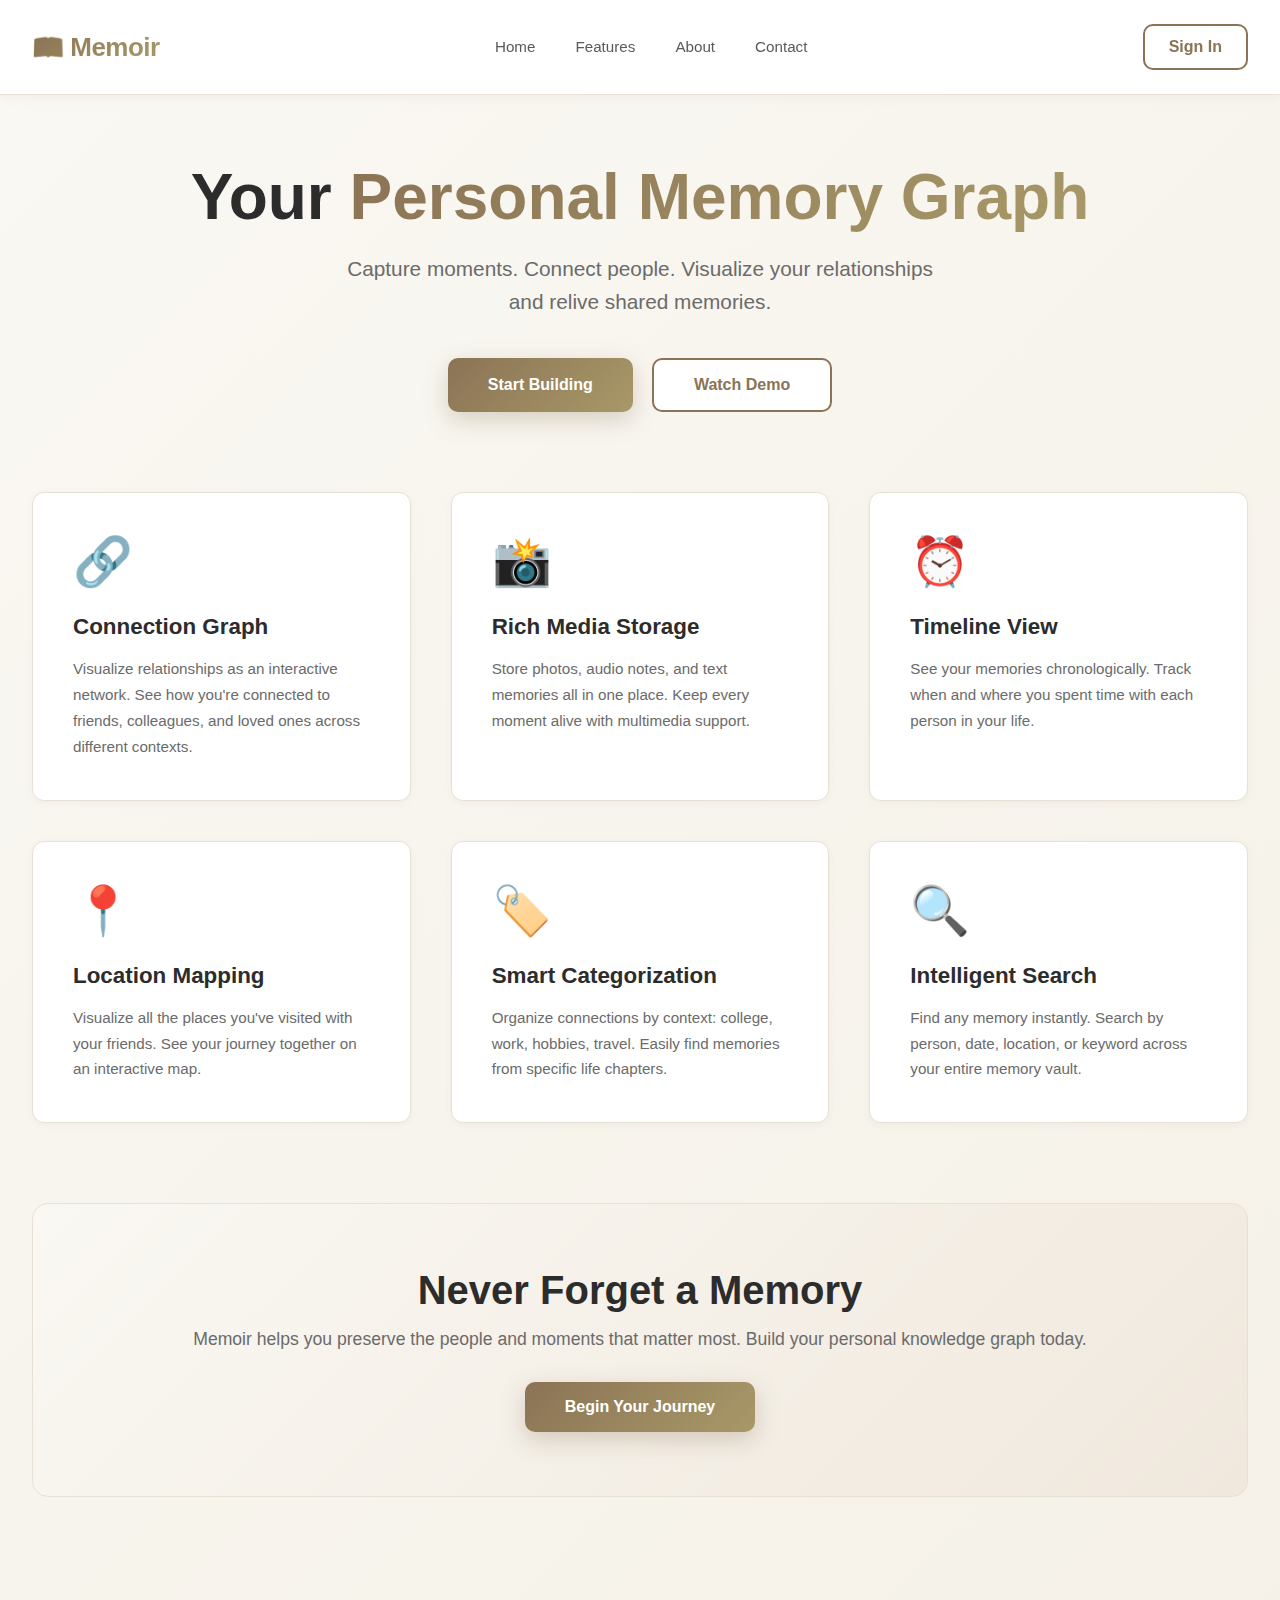
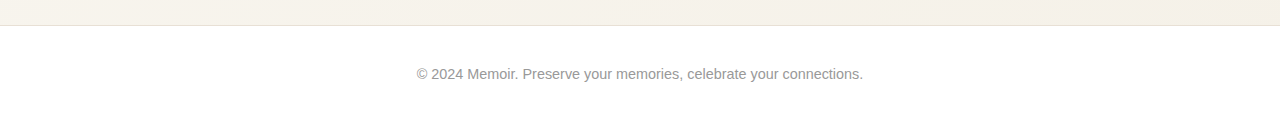
<file: backend/frontend/index.html>
<!DOCTYPE html>
<html lang="en">
<head>
    <meta charset="UTF-8">
    <meta name="viewport" content="width=device-width, initial-scale=1.0">
    <title>Memoir - Personal Memory & Relationship Graph</title>
    <style>
        * {
            margin: 0;
            padding: 0;
            box-sizing: border-box;
        }

        body {
            font-family: 'Inter', 'Segoe UI', sans-serif;
            background: linear-gradient(135deg, #faf8f3 0%, #f5f1e8 100%);
            color: #2c2c2c;
            min-height: 100vh;
            display: flex;
            flex-direction: column;
        }

        /* Header */
        header {
            background: white;
            border-bottom: 1px solid #e8e0d5;
            padding: 1.5rem 2rem;
            box-shadow: 0 2px 12px rgba(0, 0, 0, 0.05);
            position: sticky;
            top: 0;
            z-index: 100;
        }

        .header-content {
            max-width: 1400px;
            margin: 0 auto;
            display: flex;
            justify-content: space-between;
            align-items: center;
        }

        .logo {
            font-size: 26px;
            font-weight: 700;
            background: linear-gradient(135deg, #8b7355 0%, #a89968 100%);
            -webkit-background-clip: text;
            -webkit-text-fill-color: transparent;
            background-clip: text;
            letter-spacing: -0.5px;
        }

        .nav-links {
            display: flex;
            gap: 2.5rem;
            list-style: none;
        }

        .nav-links a {
            color: #5a5a5a;
            text-decoration: none;
            transition: color 0.3s ease;
            font-weight: 500;
            font-size: 0.95rem;
        }

        .nav-links a:hover {
            color: #8b7355;
        }

        .header-buttons {
            display: flex;
            gap: 1rem;
        }

        /* Main Container */
        .container {
            max-width: 1400px;
            margin: 0 auto;
            padding: 4rem 2rem;
            flex: 1;
            width: 100%;
        }

        /* Hero Section */
        .hero {
            text-align: center;
            margin-bottom: 5rem;
        }

        .hero h1 {
            font-size: 4rem;
            margin-bottom: 1rem;
            color: #2c2c2c;
            font-weight: 700;
            line-height: 1.2;
        }

        .hero-highlight {
            background: linear-gradient(135deg, #8b7355 0%, #a89968 100%);
            -webkit-background-clip: text;
            -webkit-text-fill-color: transparent;
            background-clip: text;
        }

        .hero p {
            font-size: 1.3rem;
            color: #6b6b6b;
            margin-bottom: 2.5rem;
            max-width: 600px;
            margin-left: auto;
            margin-right: auto;
            line-height: 1.6;
        }

        /* Buttons */
        .btn-group {
            display: flex;
            gap: 1.2rem;
            justify-content: center;
            flex-wrap: wrap;
        }

        .btn {
            padding: 1rem 2.5rem;
            border: none;
            border-radius: 10px;
            font-size: 1rem;
            font-weight: 600;
            cursor: pointer;
            transition: all 0.3s ease;
            text-decoration: none;
            display: inline-block;
        }

        .btn-primary {
            background: linear-gradient(135deg, #8b7355 0%, #a89968 100%);
            color: white;
            box-shadow: 0 8px 24px rgba(139, 115, 85, 0.3);
        }

        .btn-primary:hover {
            transform: translateY(-3px);
            box-shadow: 0 12px 32px rgba(139, 115, 85, 0.4);
        }

        .btn-secondary {
            background: white;
            color: #8b7355;
            border: 2px solid #8b7355;
        }

        .btn-secondary:hover {
            background: #f5f1e8;
            transform: translateY(-3px);
        }

        /* Features Grid */
        .features {
            display: grid;
            grid-template-columns: repeat(auto-fit, minmax(320px, 1fr));
            gap: 2.5rem;
            margin: 5rem 0;
        }

        .feature-card {
            background: white;
            border-radius: 12px;
            padding: 2.5rem;
            transition: all 0.3s ease;
            border: 1px solid #e8e0d5;
            box-shadow: 0 2px 8px rgba(0, 0, 0, 0.04);
        }

        .feature-card:hover {
            border-color: #8b7355;
            box-shadow: 0 12px 32px rgba(139, 115, 85, 0.12);
            transform: translateY(-6px);
        }

        .feature-icon {
            font-size: 3rem;
            margin-bottom: 1.5rem;
        }

        .feature-card h3 {
            font-size: 1.4rem;
            margin-bottom: 1rem;
            color: #2c2c2c;
            font-weight: 600;
        }

        .feature-card p {
            color: #6b6b6b;
            line-height: 1.7;
            font-size: 0.95rem;
        }

        /* CTA Section */
        .cta-section {
            background: linear-gradient(135deg, #faf8f3 0%, #f0e8dd 100%);
            border-radius: 16px;
            padding: 4rem;
            text-align: center;
            margin: 4rem 0;
            border: 1px solid #e8e0d5;
        }

        .cta-section h2 {
            font-size: 2.5rem;
            margin-bottom: 1rem;
            color: #2c2c2c;
        }

        .cta-section p {
            font-size: 1.1rem;
            color: #6b6b6b;
            margin-bottom: 2rem;
        }

        /* Footer */
        footer {
            background: white;
            border-top: 1px solid #e8e0d5;
            padding: 2.5rem;
            text-align: center;
            color: #999;
            margin-top: auto;
        }

        footer p {
            font-size: 0.9rem;
        }

        /* Responsive */
        @media (max-width: 768px) {
            .hero h1 {
                font-size: 2.5rem;
            }

            .hero p {
                font-size: 1.1rem;
            }

            .nav-links {
                gap: 1.5rem;
                font-size: 0.9rem;
            }

            .btn-group {
                flex-direction: column;
                width: 100%;
            }

            .btn {
                width: 100%;
            }

            .cta-section {
                padding: 2rem;
            }

            .cta-section h2 {
                font-size: 1.8rem;
            }

            .header-buttons {
                display: none;
            }
        }
    </style>
</head>
<body>
    <!-- Header -->
    <header>
        <div class="header-content">
            <div class="logo">📖 Memoir</div>
            <nav>
                <ul class="nav-links">
                    <li><a href="#home">Home</a></li>
                    <li><a href="#features">Features</a></li>
                    <li><a href="#about">About</a></li>
                    <li><a href="#contact">Contact</a></li>
                </ul>
            </nav>
            <div class="header-buttons">
                <button class="btn btn-secondary" style="padding: 0.75rem 1.5rem;">Sign In</button>
            </div>
        </div>
    </header>

    <!-- Main Content -->
    <div class="container">
        <!-- Hero Section -->
        <section class="hero" id="home">
            <h1>Your <span class="hero-highlight">Personal Memory Graph</span></h1>
            <p>Capture moments. Connect people. Visualize your relationships and relive shared memories.</p>
            <div class="btn-group">
                <button class="btn btn-primary">Start Building</button>
                <button class="btn btn-secondary">Watch Demo</button>
            </div>
        </section>

        <!-- Features Section -->
        <section class="features" id="features">
            <div class="feature-card">
                <div class="feature-icon">🔗</div>
                <h3>Connection Graph</h3>
                <p>Visualize relationships as an interactive network. See how you're connected to friends, colleagues, and loved ones across different contexts.</p>
            </div>

            <div class="feature-card">
                <div class="feature-icon">📸</div>
                <h3>Rich Media Storage</h3>
                <p>Store photos, audio notes, and text memories all in one place. Keep every moment alive with multimedia support.</p>
            </div>

            <div class="feature-card">
                <div class="feature-icon">⏰</div>
                <h3>Timeline View</h3>
                <p>See your memories chronologically. Track when and where you spent time with each person in your life.</p>
            </div>

            <div class="feature-card">
                <div class="feature-icon">📍</div>
                <h3>Location Mapping</h3>
                <p>Visualize all the places you've visited with your friends. See your journey together on an interactive map.</p>
            </div>

            <div class="feature-card">
                <div class="feature-icon">🏷️</div>
                <h3>Smart Categorization</h3>
                <p>Organize connections by context: college, work, hobbies, travel. Easily find memories from specific life chapters.</p>
            </div>

            <div class="feature-card">
                <div class="feature-icon">🔍</div>
                <h3>Intelligent Search</h3>
                <p>Find any memory instantly. Search by person, date, location, or keyword across your entire memory vault.</p>
            </div>
        </section>

        <!-- CTA Section -->
        <section class="cta-section" id="about">
            <h2>Never Forget a Memory</h2>
            <p>Memoir helps you preserve the people and moments that matter most. Build your personal knowledge graph today.</p>
            <button class="btn btn-primary">Begin Your Journey</button>
        </section>
    </div>

    <!-- Footer -->
    <footer>
        <p>&copy; 2024 Memoir. Preserve your memories, celebrate your connections.</p>
    </footer>
</body>
</html>
</file>
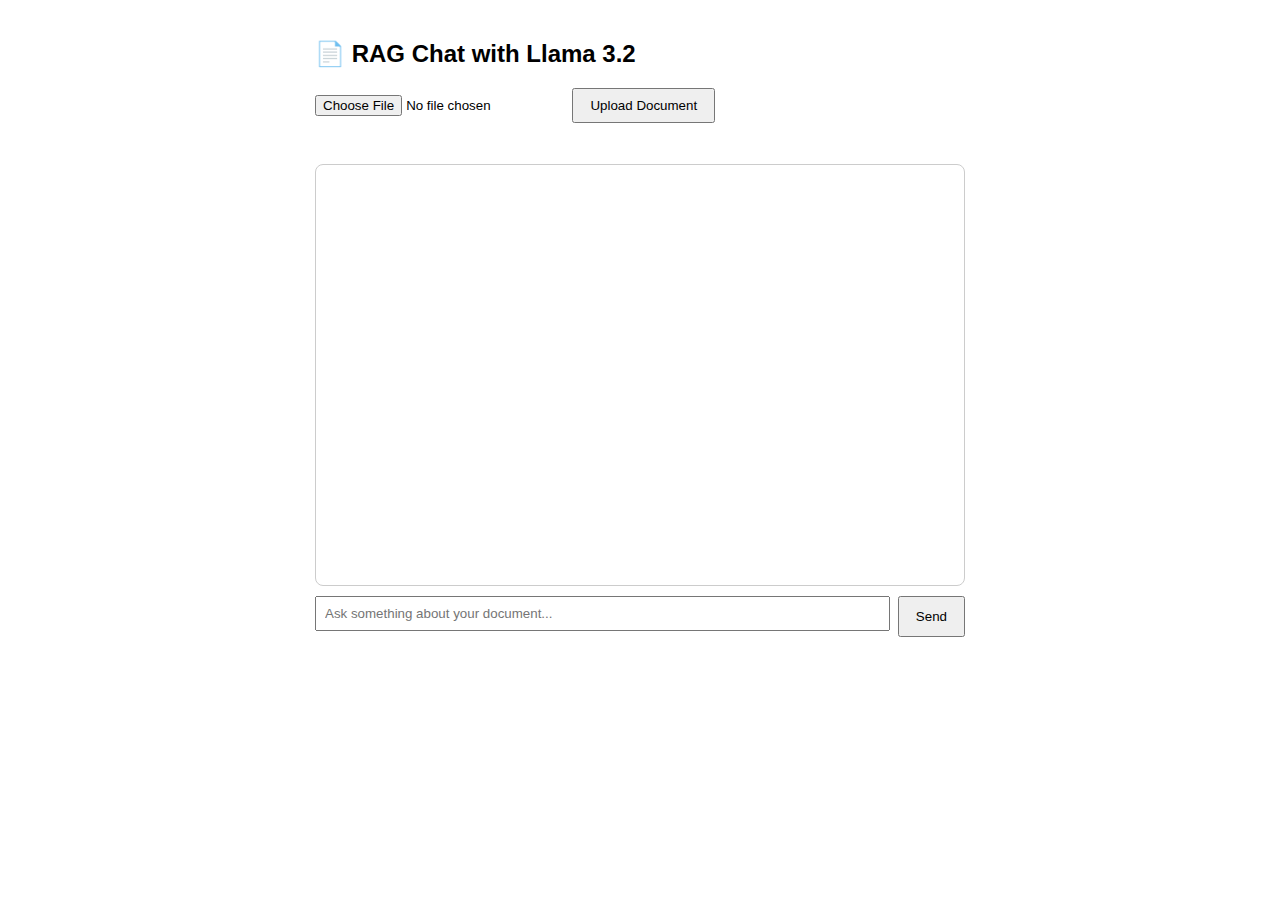
<file: backend/rag/rag-gpt/index.html>
<!DOCTYPE html>
<html lang="en">
<head>
  <meta charset="UTF-8">
  <title>RAG Chat</title>
  <style>
    body { font-family: Arial, sans-serif; max-width: 650px; margin: 40px auto; padding: 0 20px; }
    #chatbox { border: 1px solid #ccc; height: 400px; overflow-y: auto; padding: 10px; margin-bottom: 10px; border-radius: 8px; }
    .user { text-align: right; color: blue; margin: 8px 0; }
    .bot { text-align: left; color: green; margin: 8px 0; }
    .system { text-align: center; color: gray; font-size: 0.85em; margin: 6px 0; }
    input[type="text"] { width: 100%; padding: 8px; margin-bottom: 6px; box-sizing: border-box; }
    .row { display: flex; gap: 8px; }
    .row input { flex: 1; }
    button { padding: 8px 16px; cursor: pointer; }
    #uploadStatus { color: green; font-size: 0.9em; margin-top: 5px; }
  </style>
</head>
<body>
  <h2>📄 RAG Chat with Llama 3.2</h2>

  <!-- File Upload -->
  <input type="file" id="fileInput" accept=".pdf,.txt" />
  <button onclick="uploadFile()">Upload Document</button>
  <div id="uploadStatus"></div>
  <br><br>

  <!-- Chat -->
  <div id="chatbox"></div>
  <div class="row">
    <input type="text" id="userInput" placeholder="Ask something about your document..." />
    <button onclick="sendMessage()">Send</button>
  </div>

  <script>
    async function uploadFile() {
      const fileInput = document.getElementById("fileInput");
      const status = document.getElementById("uploadStatus");
      if (!fileInput.files[0]) {
        status.innerText = "Please select a file first!";
        return;
      }

      status.innerText = "Uploading and indexing...";
      const formData = new FormData();
      formData.append("file", fileInput.files[0]);

      const res = await fetch("http://127.0.0.1:8000/upload", {
        method: "POST",
        body: formData,
      });
      const data = await res.json();
      status.innerText = "✅ " + data.message;
    }

    async function sendMessage() {
      const input = document.getElementById("userInput");
      const chatbox = document.getElementById("chatbox");
      const userMessage = input.value.trim();
      if (!userMessage) return;

      chatbox.innerHTML += `<div class="user">You: ${userMessage}</div>`;
      input.value = "";

      chatbox.innerHTML += `<div class="bot" id="loading">Bot: thinking...</div>`;
      chatbox.scrollTop = chatbox.scrollHeight;

      const res = await fetch("http://127.0.0.1:8000/chat", {
        method: "POST",
        headers: { "Content-Type": "application/json" },
        body: JSON.stringify({ message: userMessage }),
      });
      const data = await res.json();

      document.getElementById("loading").remove();
      chatbox.innerHTML += `<div class="bot">Bot: ${data.response}</div>`;
      chatbox.scrollTop = chatbox.scrollHeight;
    }

    document.getElementById("userInput").addEventListener("keypress", (e) => {
      if (e.key === "Enter") sendMessage();
    });
  </script>
</body>
</html>
</file>
